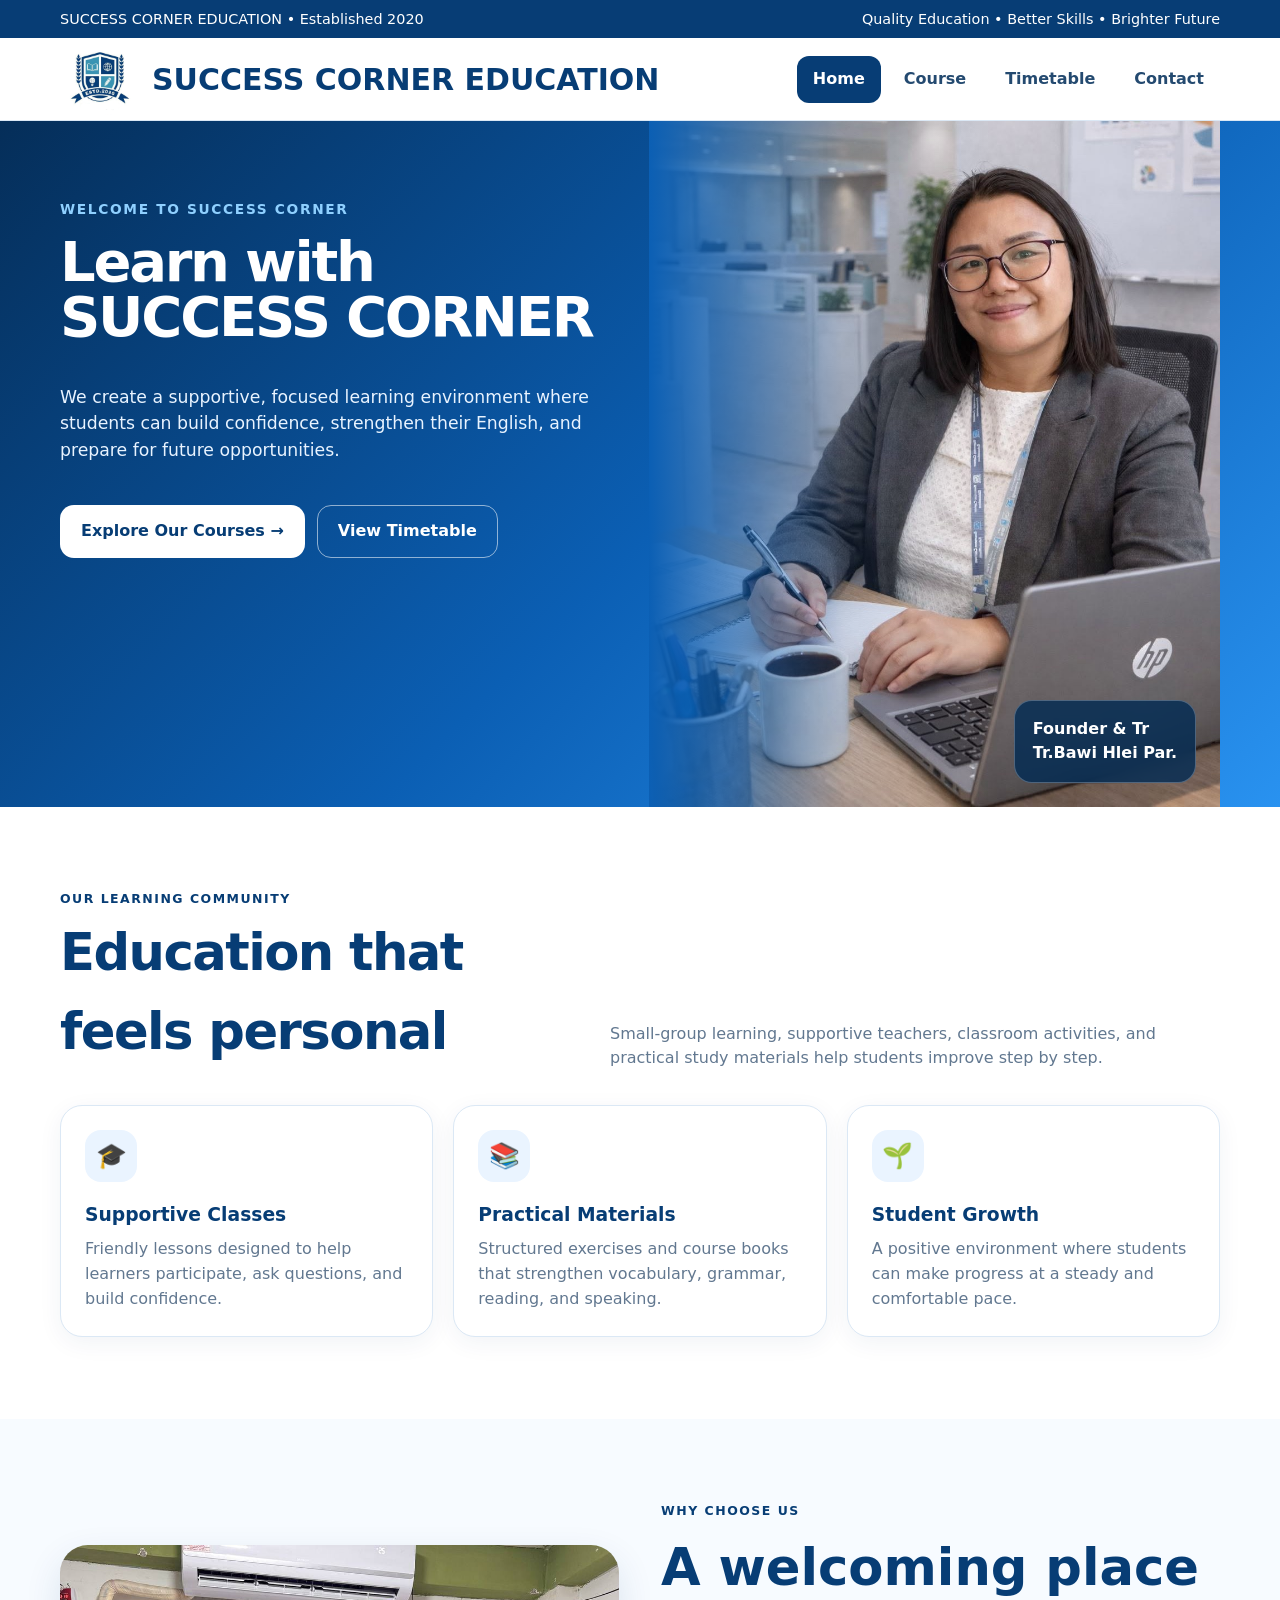
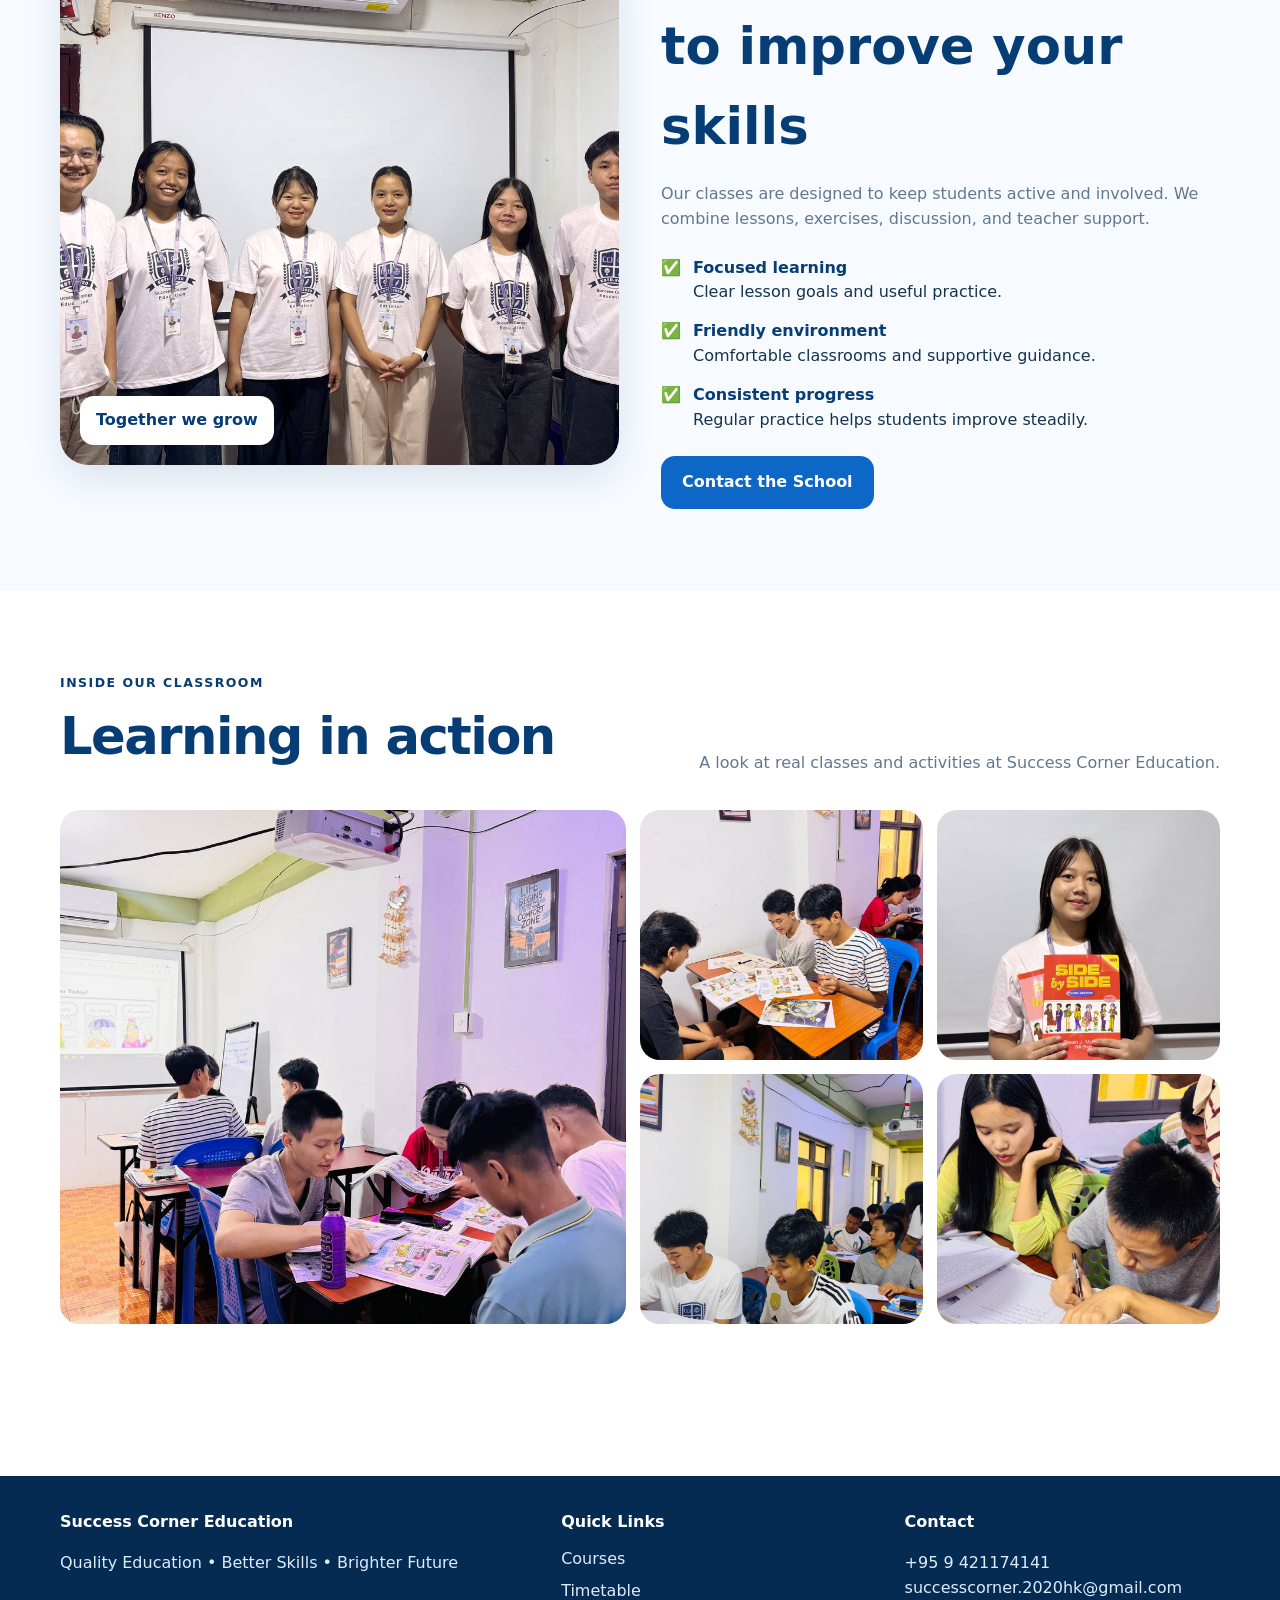
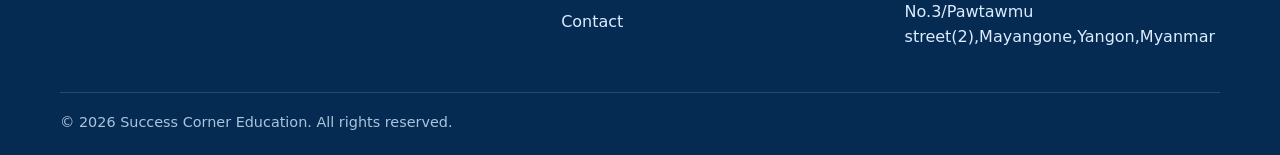
<file: index.html>
<!doctype html><html lang="en"><head><meta charset="utf-8"><meta name="viewport" content="width=device-width,initial-scale=1"><title>SUCCESS CORNER EDUCATION </title><meta name="description" content="Success Corner Education — supportive classes, practical learning and a brighter future."><link rel="stylesheet" href="style.css"></head><body>

<div class="topbar"><div class="container"><span>SUCCESS CORNER EDUCATION • Established 2020</span><span>Quality Education • Better Skills • Brighter Future</span></div></div>
<header class="site-header"><div class="container nav"><a class="brand" href="index.html"><img src="logo.png" alt="logo"><span>SUCCESS CORNER EDUCATION</span></a><button class="menu-btn" aria-label="Open menu">☰</button><nav class="nav-links"><a class="active" href="index.html">Home</a><a href="course.html">Course</a><a href="timetable.html">Timetable</a><a href="contact.html">Contact</a></nav></div></header>

<main><section class="hero"><div class="container hero-grid"><div class="hero-copy"><span class="eyebrow">Welcome to Success Corner</span><h1>Learn with<br> SUCCESS CORNER</h1><p>We create a supportive, focused learning environment where students can build confidence, strengthen their English, and prepare for future opportunities.</p><div class="cta-row"><a class="btn btn-primary" href="course.html">Explore Our Courses →</a><a class="btn btn-outline" href="timetable.html">View Timetable</a></div></div><div class="hero-photo"><img src="trnubawi1.jpg" alt="Students studying at Success Corner Education"><div class="hero-badge">Founder & Tr<br>Tr.Bawi Hlei Par.</div></div></div></section>
<section class="section"><div class="container"><div class="section-head"><div><div class="kicker">Our learning community</div><h2>Education that feels personal</h2></div><p>Small-group learning, supportive teachers, classroom activities, and practical study materials help students improve step by step.</p></div><div class="cards"><article class="card"><div class="icon">🎓</div><h3>Supportive Classes</h3><p>Friendly lessons designed to help learners participate, ask questions, and build confidence.</p></article><article class="card"><div class="icon">📚</div><h3>Practical Materials</h3><p>Structured exercises and course books that strengthen vocabulary, grammar, reading, and speaking.</p></article><article class="card"><div class="icon">🌱</div><h3>Student Growth</h3><p>A positive environment where students can make progress at a steady and comfortable pace.</p></article></div></div></section>
<section class="section alt"><div class="container split"><div class="photo-card"><img src="staff-3.jpg" alt="Success Corner Education team"><span class="photo-label">Together we grow</span></div><div><div class="kicker">Why choose us</div><h2 style="font-size:clamp(2rem,4vw,3.2rem);color:#073d75;margin:8px 0 16px">A welcoming place to improve your skills</h2><p style="color:#627890">Our classes are designed to keep students active and involved. We combine lessons, exercises, discussion, and teacher support.</p><div class="checks"><div class="check">✅ <span><b>Focused learning</b><br>Clear lesson goals and useful practice.</span></div><div class="check">✅ <span><b>Friendly environment</b><br>Comfortable classrooms and supportive guidance.</span></div><div class="check">✅ <span><b>Consistent progress</b><br>Regular practice helps students improve steadily.</span></div></div><a class="btn" style="background:#0d67c7;color:#fff" href="contact.html">Contact the School</a></div></div></section>
<section class="section"><div class="container"><div class="section-head"><div><div class="kicker">Inside our classroom</div><h2>Learning in action</h2></div><p>A look at real classes and activities at Success Corner Education.</p></div><div class="gallery"><img src="classroom-4.jpg" alt="Classroom lesson"><img src="classroom-2.jpg" alt="Students working together"><img src="student-book.jpg" alt="Student with a course book"><img src="classroom-5.jpg" alt="Students studying"><img src="student-1.jpg" alt="Student writing"></div></div></section>
</main>
<footer class="footer"><div class="container"><div class="footer-grid"><div><h4>Success Corner Education</h4><p>Quality Education • Better Skills • Brighter Future</p></div><div><h4>Quick Links</h4><a href="course.html">Courses</a><a href="timetable.html">Timetable</a><a href="contact.html">Contact</a></div><div><h4>Contact</h4><p>+95 9 421174141<br>successcorner.2020hk@gmail.com<br>No.3/Pawtawmu street(2),Mayangone,Yangon,Myanmar</p></div></div><div class="copyright">© 2026 Success Corner Education. All rights reserved.</div></div></footer><script src="script.js"></script></body></html>
</file>
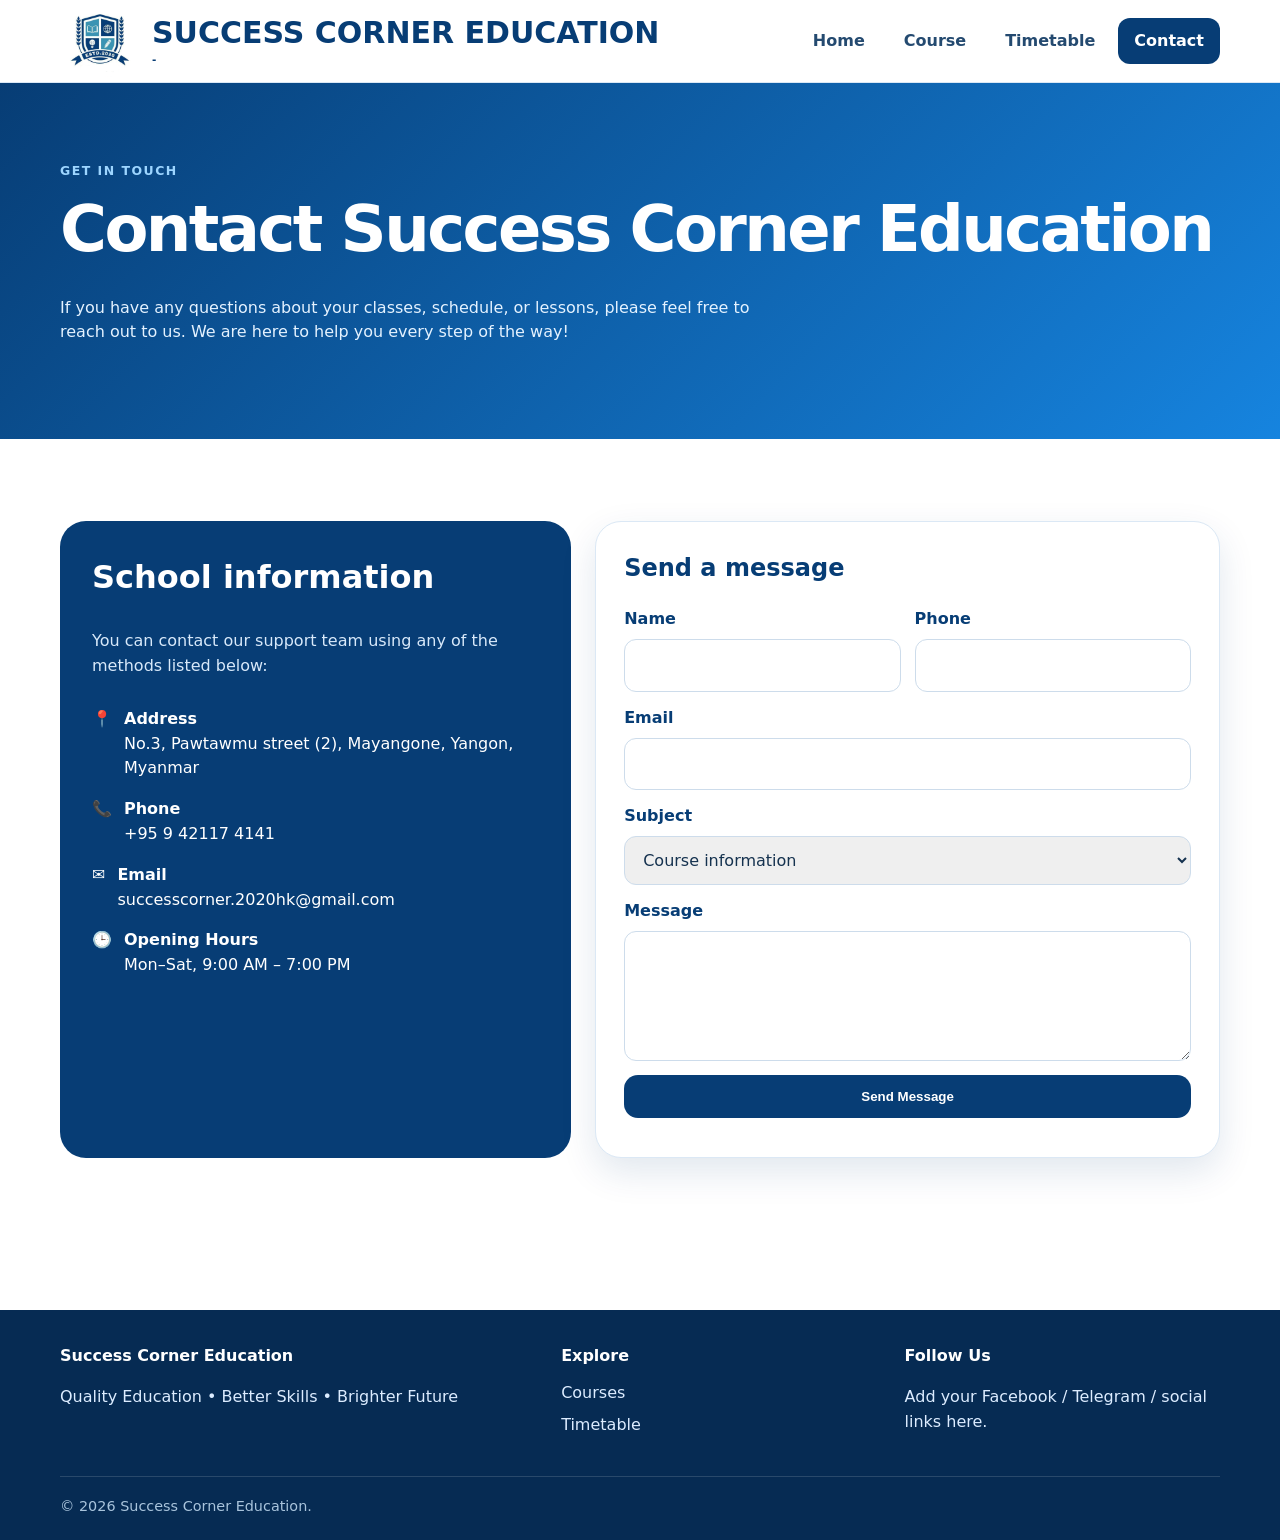
<file: contact.html>
<!doctype html><html lang="en"><head><meta charset="utf-8"><meta name="viewport" content="width=device-width,initial-scale=1"><title>Contact | Success Corner Education</title><link rel="stylesheet" href="style.css"></head><body>
<header class="site-header"><div class="container nav"><a class="brand" href="index.html"><img src="logo.png" alt="Success Corner Education logo"><span>SUCCESS CORNER EDUCATION<small>-</small></span></a><button class="menu-btn">☰</button><nav class="nav-links"><a href="index.html">Home</a><a href="course.html">Course</a><a href="timetable.html">Timetable</a><a class="active" href="contact.html">Contact</a></nav></div></header>
<section class="page-hero"><div class="container"><div class="kicker" style="color:#9dd5ff">Get in touch</div><h1>Contact Success Corner Education</h1><p>If you have any questions about your classes, schedule, or lessons, please feel free to reach out to us. We are here to help you every step of the way!</p></div></section>
<main class="section"><div class="container contact-grid"><section class="contact-box"><h2 style="margin-top:0;font-size:2rem">School information</h2><p>You can contact our support team using any of the methods listed below:</p><div class="contact-list"><div class="contact-item">📍 <div><b>Address</b><br>No.3, Pawtawmu street (2), Mayangone, Yangon, Myanmar</div></div><div class="contact-item">📞 <div><b>Phone</b><br>+95 9 42117 4141</div></div><div class="contact-item">✉️ <div><b>Email</b><br><a href="mailto:successcorner.2020hk@gmail.com">successcorner.2020hk@gmail.com</a></div></div><div class="contact-item">🕒 <div><b>Opening Hours</b><br>Mon–Sat, 9:00 AM – 7:00 PM</div></div></div></section><form class="form" id="contactForm"><h2 style="margin-top:0;color:#073d75">Send a message</h2><div class="form-grid"><div class="field"><label for="name">Name</label><input id="name" required></div><div class="field"><label for="phone">Phone</label><input id="phone"></div><div class="field full"><label for="email">Email</label><input id="email" type="email" required></div><div class="field full"><label for="subject">Subject</label><select id="subject"><option>Course information</option><option>Timetable</option><option>Registration</option><option>Other</option></select></div><div class="field full"><label for="message">Message</label><textarea id="message" required></textarea></div><div class="field full"><button class="btn" type="submit">Send Message</button><p id="formMessage" style="margin:4px 0 0;color:#3f668a"></p></div></div></form></div></main>
<footer class="footer"><div class="container"><div class="footer-grid"><div><h4>Success Corner Education</h4><p>Quality Education • Better Skills • Brighter Future</p></div><div><h4>Explore</h4><a href="course.html">Courses</a><a href="timetable.html">Timetable</a></div><div><h4>Follow Us</h4><p>Add your Facebook / Telegram / social links here.</p></div></div><div class="copyright">© 2026 Success Corner Education.</div></div></footer><script src="script.js"></script></body></html>
</file>
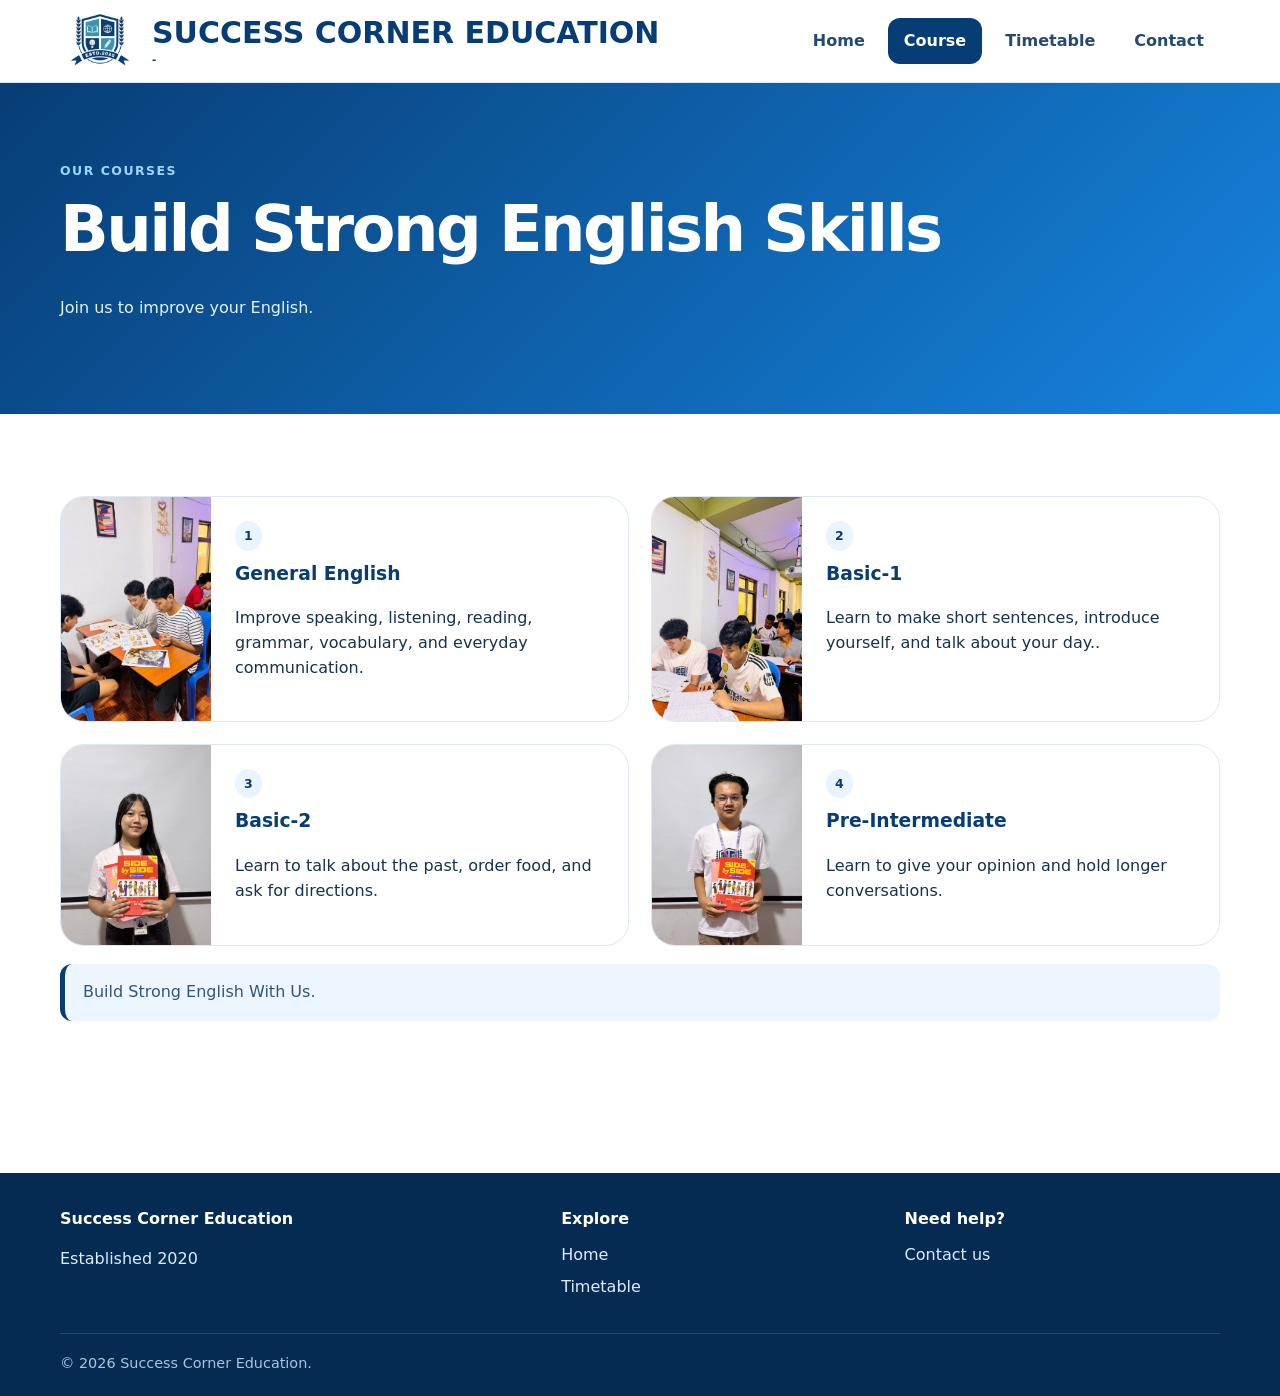
<file: course.html>
<!doctype html><html lang="en"><head><meta charset="utf-8"><meta name="viewport" content="width=device-width,initial-scale=1"><title>Courses | Success Corner Education</title><link rel="stylesheet" href="style.css"></head><body>
<header class="site-header"><div class="container nav"><a class="brand" href="index.html"><img src="logo.png" alt="Success Corner Education logo"><span>SUCCESS CORNER EDUCATION<small>-</small></span></a><button class="menu-btn">☰</button><nav class="nav-links"><a href="index.html">Home</a><a class="active" href="course.html">Course</a><a href="timetable.html">Timetable</a><a href="contact.html">Contact</a></nav></div></header>
<section class="page-hero"><div class="container"><div class="kicker" style="color:#9dd5ff">Our Courses</div><h1>Build Strong English Skills</h1><p>Join us to improve your English.</p></div></section>
<main class="section"><div class="container"><div class="course-grid"><article class="course-card"><img src="classroom-2.jpg" alt="General English class"><div><span class="tag">1</span><h3>General English</h3><p>Improve speaking, listening, reading, grammar, vocabulary, and everyday communication.</p></div></article><article class="course-card"><img src="classroom-6.jpg" alt="Beginner class"><div><span class="tag">2</span><h3>Basic-1</h3><p>Learn to make short sentences, introduce yourself, and talk about your day..</p></div></article><article class="course-card"><img src="student-book.jpg" alt="Student holding a book"><div><span class="tag">3</span><h3>Basic-2</h3><p> Learn to talk about the past, order food, and ask for directions.</p></div></article><article class="course-card"><img src="teacher-book.jpg" alt="Teacher with learning materials"><div><span class="tag">4</span><h3>Pre-Intermediate</h3><p> Learn to give your opinion and hold longer conversations.</p></div></article></div><div class="notice">Build Strong English With Us.</div></div></main>
<footer class="footer"><div class="container"><div class="footer-grid"><div><h4>Success Corner Education</h4><p>Established 2020</p></div><div><h4>Explore</h4><a href="index.html">Home</a><a href="timetable.html">Timetable</a></div><div><h4>Need help?</h4><a href="contact.html">Contact us</a></div></div><div class="copyright">© 2026 Success Corner Education.</div></div></footer><script src="script.js"></script></body></html>
</file>
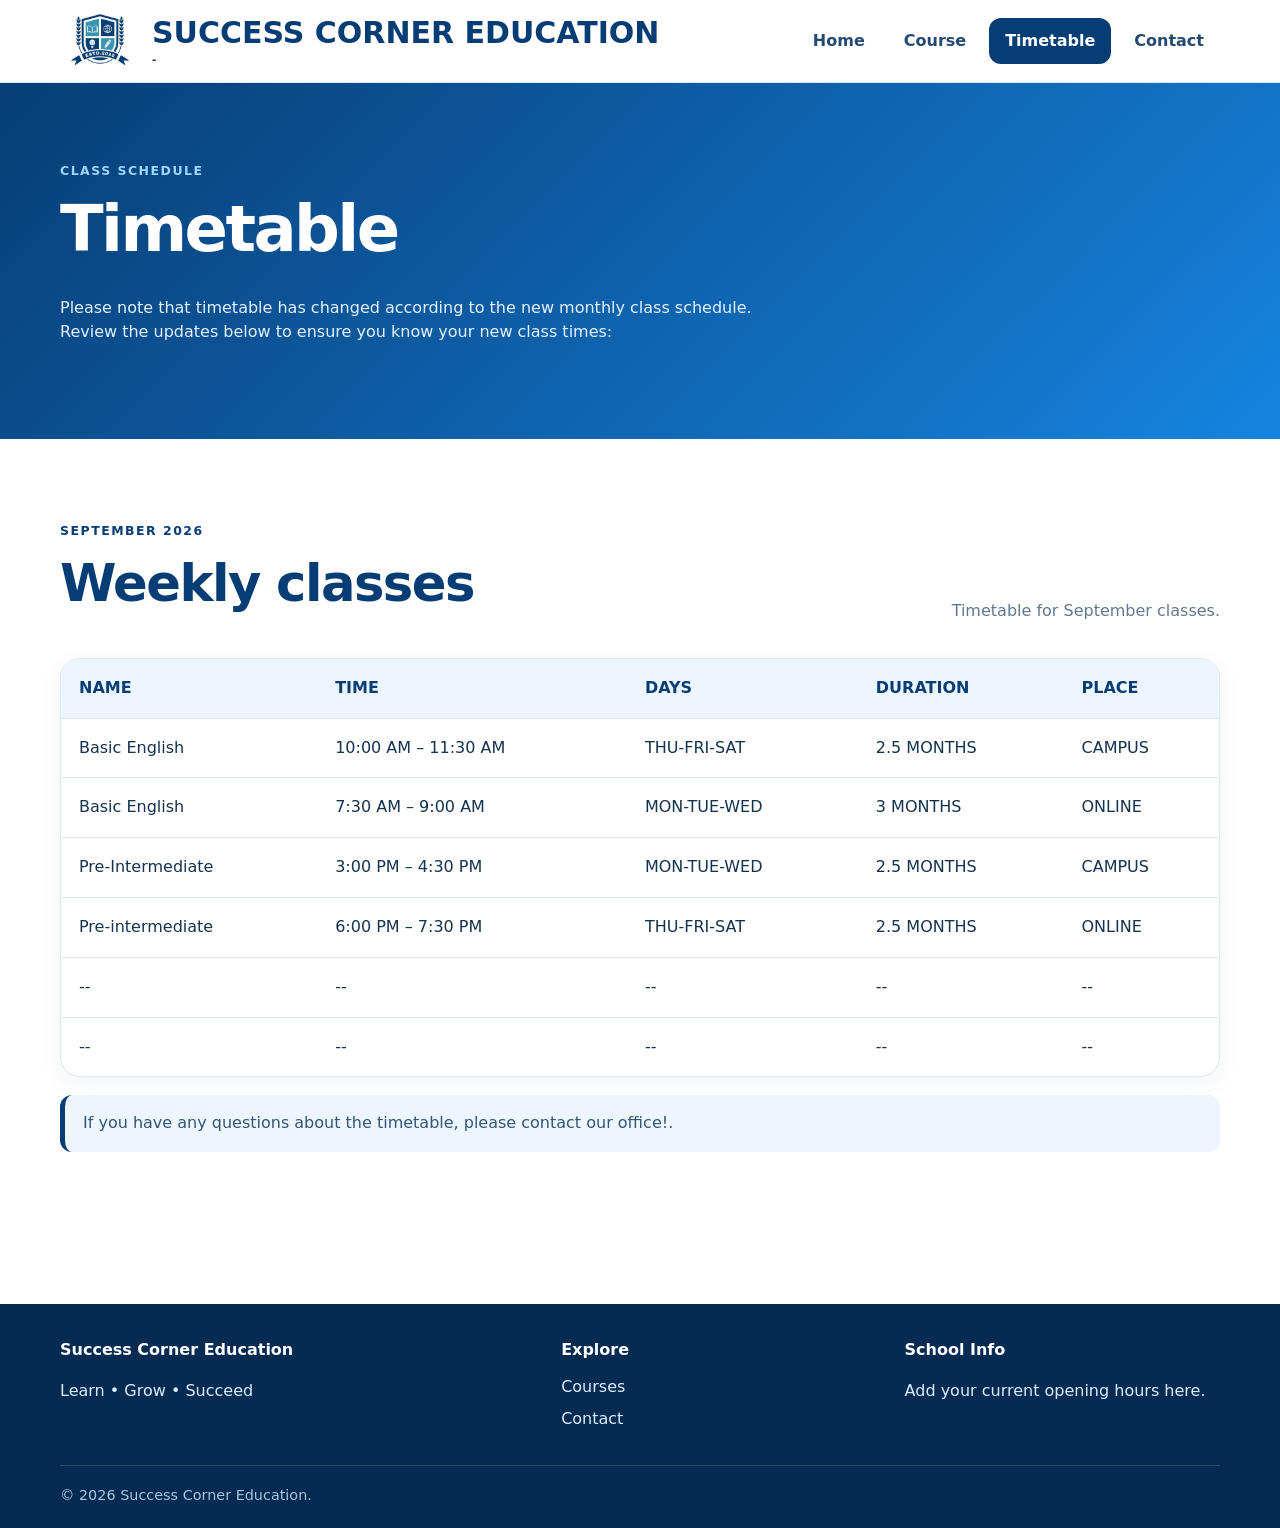
<file: timetable.html>
<!doctype html><html lang="en"><head><meta charset="utf-8"><meta name="viewport" content="width=device-width,initial-scale=1"><title>Timetable | Success Corner Education</title><link rel="stylesheet" href="style.css"></head><body>
<header class="site-header"><div class="container nav"><a class="brand" href="index.html"><img src="logo.png" alt="Success Corner Education logo"><span>SUCCESS CORNER EDUCATION<small>-</small></span></a><button class="menu-btn">☰</button><nav class="nav-links"><a href="index.html">Home</a><a href="course.html">Course</a><a class="active" href="timetable.html">Timetable</a><a href="contact.html">Contact</a></nav></div></header>
<section class="page-hero"><div class="container"><div class="kicker" style="color:#9dd5ff">Class Schedule</div><h1>Timetable</h1><p>Please note that timetable has changed according to the new monthly class schedule.<br> Review the updates below to ensure you know your new class times:</p></div></section>

<main class="section"><div class="container"><div class="section-head"><div><div class="kicker">September 2026</div><h2>Weekly classes</h2></div><p>Timetable for September classes.</p></div><div class="table-wrap"><table><thead><tr><th>NAME</th><th>TIME</th><th>DAYS</th><th>DURATION</th><th>PLACE</th></tr></thead><tbody><tr><td>Basic English</td><td>10:00 AM – 11:30 AM</td><td>THU-FRI-SAT</td><td>2.5 MONTHS</td><td>CAMPUS</td></tr><tr><td>Basic English</td><td>7:30 AM – 9:00 AM</td><td>MON-TUE-WED</td><td>3 MONTHS</td><td>ONLINE</td></tr><tr><td>Pre-Intermediate</td><td>3:00 PM – 4:30 PM</td><td>MON-TUE-WED</td><td>2.5 MONTHS </td><td>CAMPUS</td></tr><tr><td>Pre-intermediate</td><td>6:00 PM – 7:30 PM</td><td>THU-FRI-SAT</td><td>2.5 MONTHS</td><td>ONLINE</td></tr><tr><td>--</td><td>--</td><td>--</td><td>--</td><td>--</td></tr><tr><td>--</td><td>--</td><td>--</td><td>--</td><td>--</td></tr></tbody></table></div><div class="notice">If you have any questions about the timetable, please contact our office!.</div></div></main>
<footer class="footer"><div class="container"><div class="footer-grid"><div><h4>Success Corner Education</h4><p>Learn • Grow • Succeed</p></div><div><h4>Explore</h4><a href="course.html">Courses</a><a href="contact.html">Contact</a></div><div><h4>School Info</h4><p>Add your current opening hours here.</p></div></div><div class="copyright">© 2026 Success Corner Education.</div></div></footer><script src="script.js"></script></body></html>
</file>
<file: style.css>
:root{--navy:#073d75;--blue:#073d75;--sky:#eaf4ff;--ink:#15324f;--muted:#627890;--white:#fff;--line:#dbe8f5;--shadow:0 14px 36px rgba(7,61,117,.12);--radius:22px}*{box-sizing:border-box}html{scroll-behavior:smooth}body{margin:0;font-family:Inter,ui-sans-serif,system-ui,-apple-system,Segoe UI,Roboto,Arial,sans-serif;color:var(--ink);background:#fff;line-height:1.55}a{text-decoration:none;color:inherit}img{max-width:100%;display:block}.container{width:min(1160px,92%);margin:auto}.topbar{background:var(--navy);color:white;font-size:.9rem}.topbar .container{display:flex;justify-content:space-between;gap:20px;padding:8px 0}.site-header{position:sticky;top:0;z-index:30;background:rgba(255,255,255,.96);backdrop-filter:blur(12px);border-bottom:1px solid var(--line)}.nav{height:82px;display:flex;align-items:center;justify-content:space-between;gap:28px}.brand{display:flex;align-items:center;gap:12px;font-weight:800;color:var(--navy)}.brand img{width:80px;height:80px;object-fit:contain;border-radius:12px}.brand span{font-size:1.875rem;line-height:1.05}.brand small{display:block;font-weight:600;letter-spacing:.16em;font-size:.65rem;margin-top:5px}.nav-links{display:flex;align-items:center;gap:7px}.nav-links a{padding:11px 16px;border-radius:12px;font-weight:700;color:#244a70}.nav-links a:hover,.nav-links a.active{background:var(--blue);color:white}.menu-btn{display:none;border:0;background:var(--sky);color:var(--navy);font-size:1.45rem;padding:9px 12px;border-radius:12px}.hero{background:linear-gradient(135deg,#052e59 0%,#0b5fb4 54%,#2992f0 100%);color:white;overflow:hidden}.hero-grid{display:grid;grid-template-columns:1.03fr 1fr;min-height:600px;align-items:stretch}.hero-copy{padding:78px 50px 70px 0;display:flex;flex-direction:column;justify-content:l}.eyebrow{display:inline-flex;align-items:center;gap:8px;font-size:.86rem;letter-spacing:.12em;text-transform:uppercase;font-weight:800;color:#8fd0ff}.hero h1{font-size:clamp(1.75rem,5.5vw,3.5rem);line-height:.98;margin:14px 0 22px;letter-spacing:-.04em}.hero p{font-size:1.08rem;max-width:650px;color:#e8f3ff}.cta-row{display:flex;gap:12px;flex-wrap:wrap;margin-top:24px}.btn{display:inline-flex;align-items:center;justify-content:center;gap:8px;padding:13px 20px;border-radius:14px;font-weight:800;border:1px solid transparent;transition:.2s}.btn-primary{background:white;color:var(--navy)}.btn-primary:hover{transform:translateY(-2px)}.btn-outline{border-color:rgba(255,255,255,.55);color:white}.hero-photo{position:relative;min-height:380px}.hero-photo img{width:100%;height:100%;object-fit:cover}.hero-photo:before{content:"";position:absolute;inset:0;background:linear-gradient(90deg,#0b5fb4 0%,rgba(11,95,180,.12) 34%,transparent 60%);z-index:1}.hero-badge{position:absolute;right:24px;bottom:24px;z-index:2;background:rgba(3,43,83,.82);backdrop-filter:blur(8px);padding:16px 18px;border-radius:18px;border:1px solid rgba(255,255,255,.25);font-weight:800}.section{padding:82px 0}.section.alt{background:#f7fbff}.section-head{display:flex;justify-content:space-between;gap:24px;align-items:end;margin-bottom:34px}.section-head h2{font-size:clamp(2rem,4vw,3.3rem);margin:4px 0 0;color:var(--navy);letter-spacing:-.03em}.section-head p{max-width:610px;color:var(--muted);margin:0}.kicker{color:var(--blue);font-weight:900;text-transform:uppercase;letter-spacing:.12em;font-size:.78rem}.cards{display:grid;grid-template-columns:repeat(3,1fr);gap:20px}.card{background:white;border:1px solid var(--line);border-radius:var(--radius);padding:24px;box-shadow:0 6px 24px rgba(8,55,102,.06)}.icon{width:52px;height:52px;border-radius:16px;background:var(--sky);display:grid;place-items:center;font-size:1.55rem;margin-bottom:18px}.card h3{margin:0 0 8px;color:var(--navy)}.card p{color:var(--muted);margin:0}.split{display:grid;grid-template-columns:1fr 1fr;gap:42px;align-items:center}.photo-card{border-radius:28px;overflow:hidden;box-shadow:var(--shadow);position:relative}.photo-card img{width:100%;height:520px;object-fit:cover}.photo-label{position:absolute;left:20px;bottom:20px;background:white;padding:12px 16px;border-radius:14px;font-weight:800;color:var(--navy);box-shadow:var(--shadow)}.checks{display:grid;gap:14px;margin:24px 0}.check{display:flex;gap:12px;align-items:flex-start}.check b{color:var(--navy)}.gallery{display:grid;grid-template-columns:2fr 1fr 1fr;grid-template-rows:250px 250px;gap:14px}.gallery img{width:100%;height:100%;object-fit:cover;border-radius:20px}.gallery img:first-child{grid-row:1/3}.table-wrap{overflow:auto;border:1px solid var(--line);border-radius:20px;background:white;box-shadow:0 6px 24px rgba(8,55,102,.06)}table{width:100%;border-collapse:collapse;min-width:720px}th,td{text-align:left;padding:17px 18px;border-bottom:1px solid var(--line)}th{background:#edf6ff;color:var(--navy)}tr:last-child td{border-bottom:0}.notice{background:#edf6ff;border-left:5px solid var(--blue);padding:16px 18px;border-radius:12px;color:#345676;margin-top:18px}.contact-grid{display:grid;grid-template-columns:.9fr 1.1fr;gap:24px}.contact-box{background:var(--navy);color:white;border-radius:26px;padding:32px}.contact-box p{color:#d8e9fa}.contact-list{display:grid;gap:16px;margin-top:28px}.contact-item{display:flex;gap:12px}.form{background:white;border:1px solid var(--line);border-radius:26px;padding:28px;box-shadow:var(--shadow)}.form-grid{display:grid;grid-template-columns:1fr 1fr;gap:14px}.field{display:grid;gap:7px}.field.full{grid-column:1/-1}.field label{font-weight:800;color:var(--navy)}input,textarea,select{width:100%;padding:13px 14px;border:1px solid #cddceb;border-radius:12px;font:inherit;color:var(--ink)}textarea{min-height:130px;resize:vertical}.form .btn{background:var(--blue);color:white;cursor:pointer}.footer{background:#062b53;color:#dcecff;padding:34px 0 22px;margin-top:70px}.footer-grid{display:grid;grid-template-columns:1.2fr .8fr .8fr;gap:28px}.footer h4{color:white;margin:0 0 12px}.footer a{display:block;margin:7px 0;color:#dcecff}.copyright{border-top:1px solid rgba(255,255,255,.14);margin-top:26px;padding-top:18px;color:#a9c4dc;font-size:.9rem}.page-hero{background:linear-gradient(135deg,#073d75,#1684df);color:white;padding:78px 0}.page-hero h1{font-size:clamp(2.6rem,5vw,4.4rem);margin:0 0 12px;letter-spacing:-.04em}.page-hero p{max-width:700px;color:#e4f2ff}.course-grid{display:grid;grid-template-columns:repeat(2,1fr);gap:22px}.course-card{display:grid;grid-template-columns:150px 1fr;overflow:hidden;background:#fff;border:1px solid var(--line);border-radius:24px}.course-card img{width:100%;height:100%;object-fit:cover}.course-card div{padding:24px}.course-card h3{margin-top:0;color:var(--navy)}.tag{display:inline-block;background:var(--sky);color:var(--blue);padding:5px 9px;border-radius:999px;font-size:.78rem;font-weight:800;margin-bottom:8px}@media(max-width:900px){.nav-links{display:none;position:absolute;top:82px;left:0;right:0;background:white;border-bottom:1px solid var(--line);padding:12px 4%;flex-direction:column;align-items:stretch}.nav-links.open{display:flex}.menu-btn{display:block}.hero-grid,.split,.contact-grid{grid-template-columns:1fr}.hero-copy{padding:60px 0 34px}.hero-photo{min-height:430px}.cards{grid-template-columns:1fr 1fr}.gallery{grid-template-columns:1fr 1fr;grid-template-rows:240px 240px 240px}.gallery img:first-child{grid-column:1/3;grid-row:auto}.footer-grid{grid-template-columns:1fr 1fr}.course-grid{grid-template-columns:1fr}}@media(max-width:620px){.topbar{display:none}.nav{height:72px}.brand img{width:50px;height:50px}.brand span{font-size:1rem}.nav-links{top:72px}.section{padding:58px 0}.cards,.footer-grid,.form-grid{grid-template-columns:1fr}.section-head{align-items:start;flex-direction:column}.gallery{display:grid;grid-template-columns:1fr;grid-template-rows:auto}.gallery img,.gallery img:first-child{height:250px;grid-column:auto}.course-card{grid-template-columns:1fr}.course-card img{height:220px}.hero-badge{right:14px;bottom:14px}.photo-card img{height:390px}}
</file>
